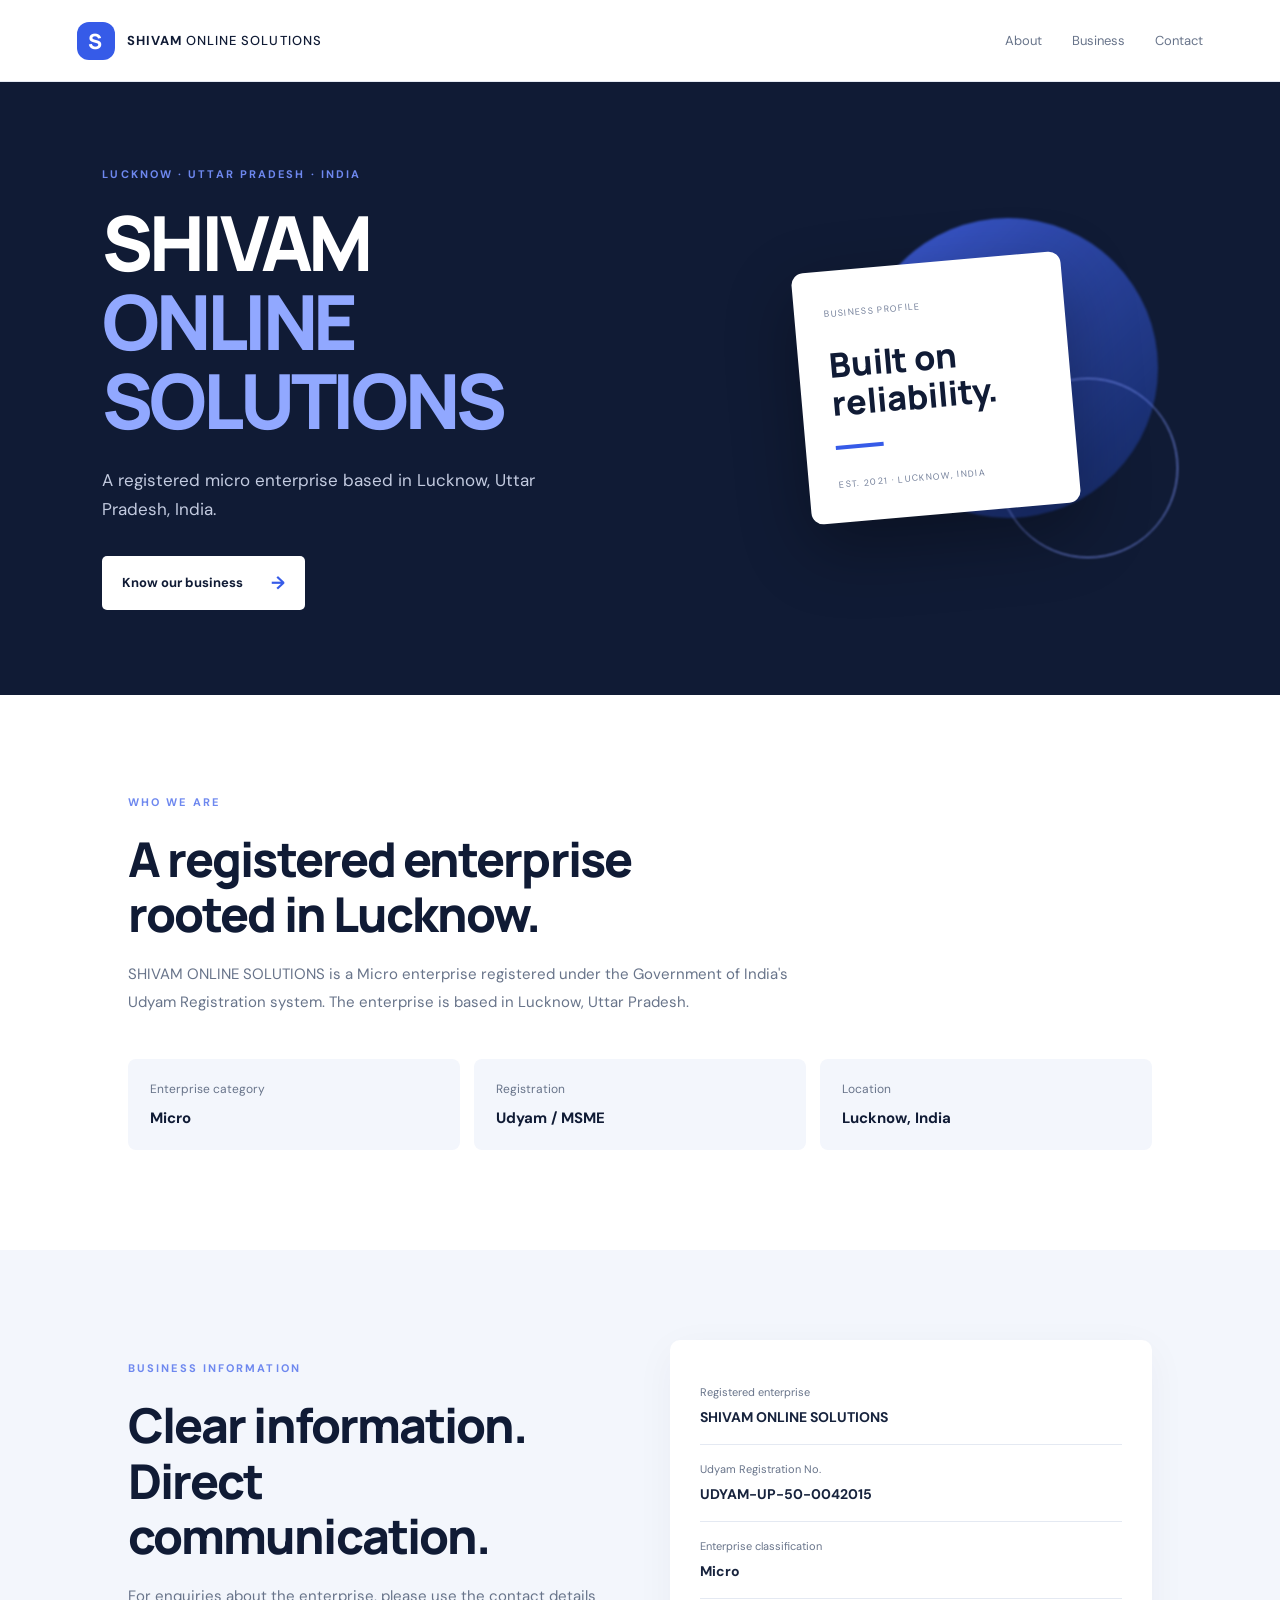
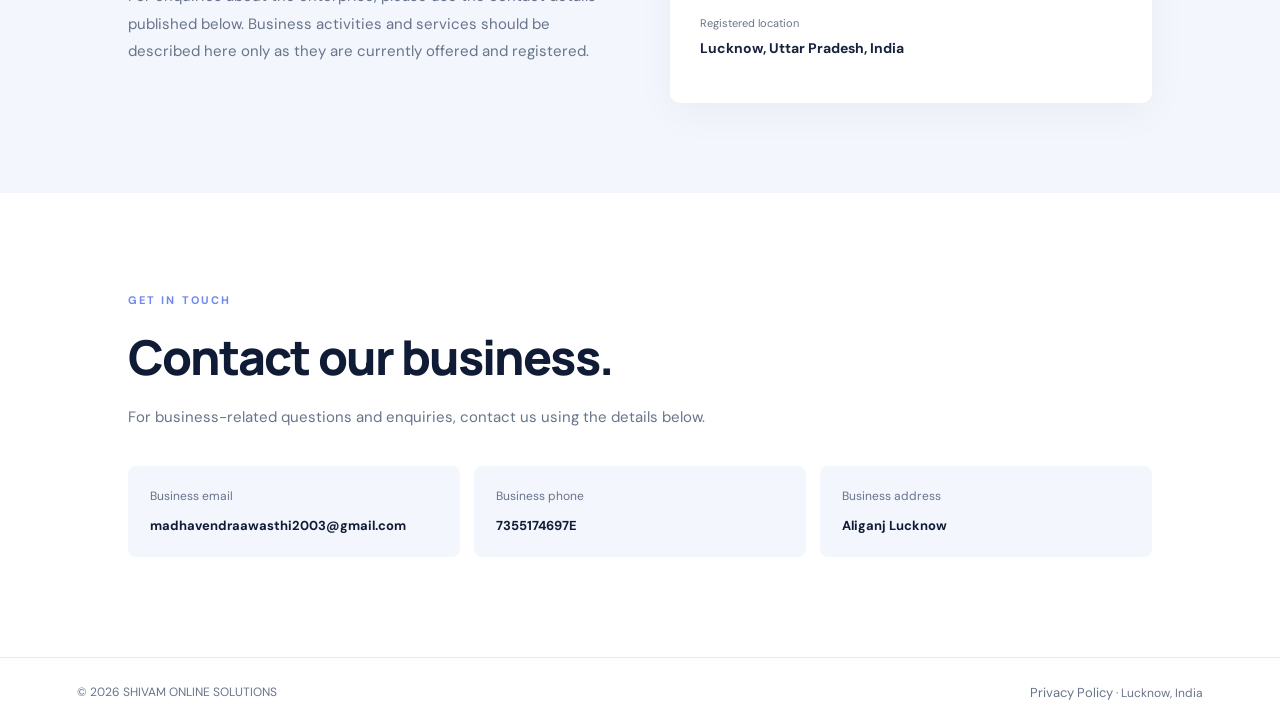
<file: index.html>
<!doctype html>
<html lang="en">
<head>
  <meta charset="utf-8">
  <meta name="viewport" content="width=device-width, initial-scale=1">
  <meta name="description" content="Official website of SHIVAM ONLINE SOLUTIONS.">
  <meta name="theme-color" content="#101b35">
  <meta name="google-site-verification" content="20AFWDt39OhYihAKqo-LDoDzKQsu6dhEe05IvAgy7_c" />
  <title>SHIVAM ONLINE SOLUTIONS | Business & Technology</title>
  <link rel="stylesheet" href="styles.css">
</head>
<body>
<header class="site-header">
  <a class="brand" href="index.html" aria-label="Shivam Online Solutions home">
    <span class="brand-mark">S</span>
    <span>SHIVAM <b>ONLINE SOLUTIONS</b></span>
  </a>
  <nav><a href="#about">About</a><a href="#business">Business</a><a href="#contact">Contact</a></nav>
</header>
<main>
  <section class="hero">
    <div class="hero-copy">
      <p class="eyebrow">LUCKNOW · UTTAR PRADESH · INDIA</p>
      <h1>SHIVAM<br><span>ONLINE SOLUTIONS</span></h1>
      <p class="intro">A registered micro enterprise based in Lucknow, Uttar Pradesh, India.</p>
      <a class="button" href="#about">Know our business <span>→</span></a>
    </div>
    <div class="hero-art" aria-hidden="true">
      <div class="orb orb-one"></div><div class="orb orb-two"></div>
      <div class="art-card"><span class="art-label">BUSINESS PROFILE</span><strong>Built on<br>reliability.</strong><div class="art-line"></div><small>EST. 2021 · LUCKNOW, INDIA</small></div>
    </div>
  </section>

  <section class="section" id="about">
    <p class="eyebrow">WHO WE ARE</p>
    <h2>A registered enterprise<br>rooted in Lucknow.</h2>
    <p class="body-copy">SHIVAM ONLINE SOLUTIONS is a Micro enterprise registered under the Government of India's Udyam Registration system. The enterprise is based in Lucknow, Uttar Pradesh.</p>
    <div class="facts">
      <div><span>Enterprise category</span><strong>Micro</strong></div>
      <div><span>Registration</span><strong>Udyam / MSME</strong></div>
      <div><span>Location</span><strong>Lucknow, India</strong></div>
    </div>
  </section>

  <section class="business-section" id="business">
    <div>
      <p class="eyebrow">BUSINESS INFORMATION</p>
      <h2>Clear information.<br>Direct communication.</h2>
      <p class="body-copy">For enquiries about the enterprise, please use the contact details published below. Business activities and services should be described here only as they are currently offered and registered.</p>
    </div>
    <div class="info-card">
      <div class="info-row"><span>Registered enterprise</span><strong>SHIVAM ONLINE SOLUTIONS</strong></div>
      <div class="info-row"><span>Udyam Registration No.</span><strong>UDYAM-UP-50-0042015</strong></div>
      <div class="info-row"><span>Enterprise classification</span><strong>Micro</strong></div>
      <div class="info-row"><span>Registered location</span><strong>Lucknow, Uttar Pradesh, India</strong></div>
    </div>
  </section>

  <section class="contact section" id="contact">
    <p class="eyebrow">GET IN TOUCH</p>
    <h2>Contact our business.</h2>
    <p class="body-copy">For business-related questions and enquiries, contact us using the details below.</p>
    <div class="contact-grid">
      <div><span>Business email</span><strong>madhavendraawasthi2003@gmail.com</strong></div>
      <div><span>Business phone</span><strong>7355174697E</strong></div>
      <div><span>Business address</span><strong>Aliganj Lucknow</strong></div>
    </div>
  </section>
</main>
<footer><span>© <span id="year"></span> SHIVAM ONLINE SOLUTIONS</span><span><a href="privacy.html">Privacy Policy</a> · Lucknow, India</span></footer>
<script src="script.js"></script>
</body>
</html>
</file>
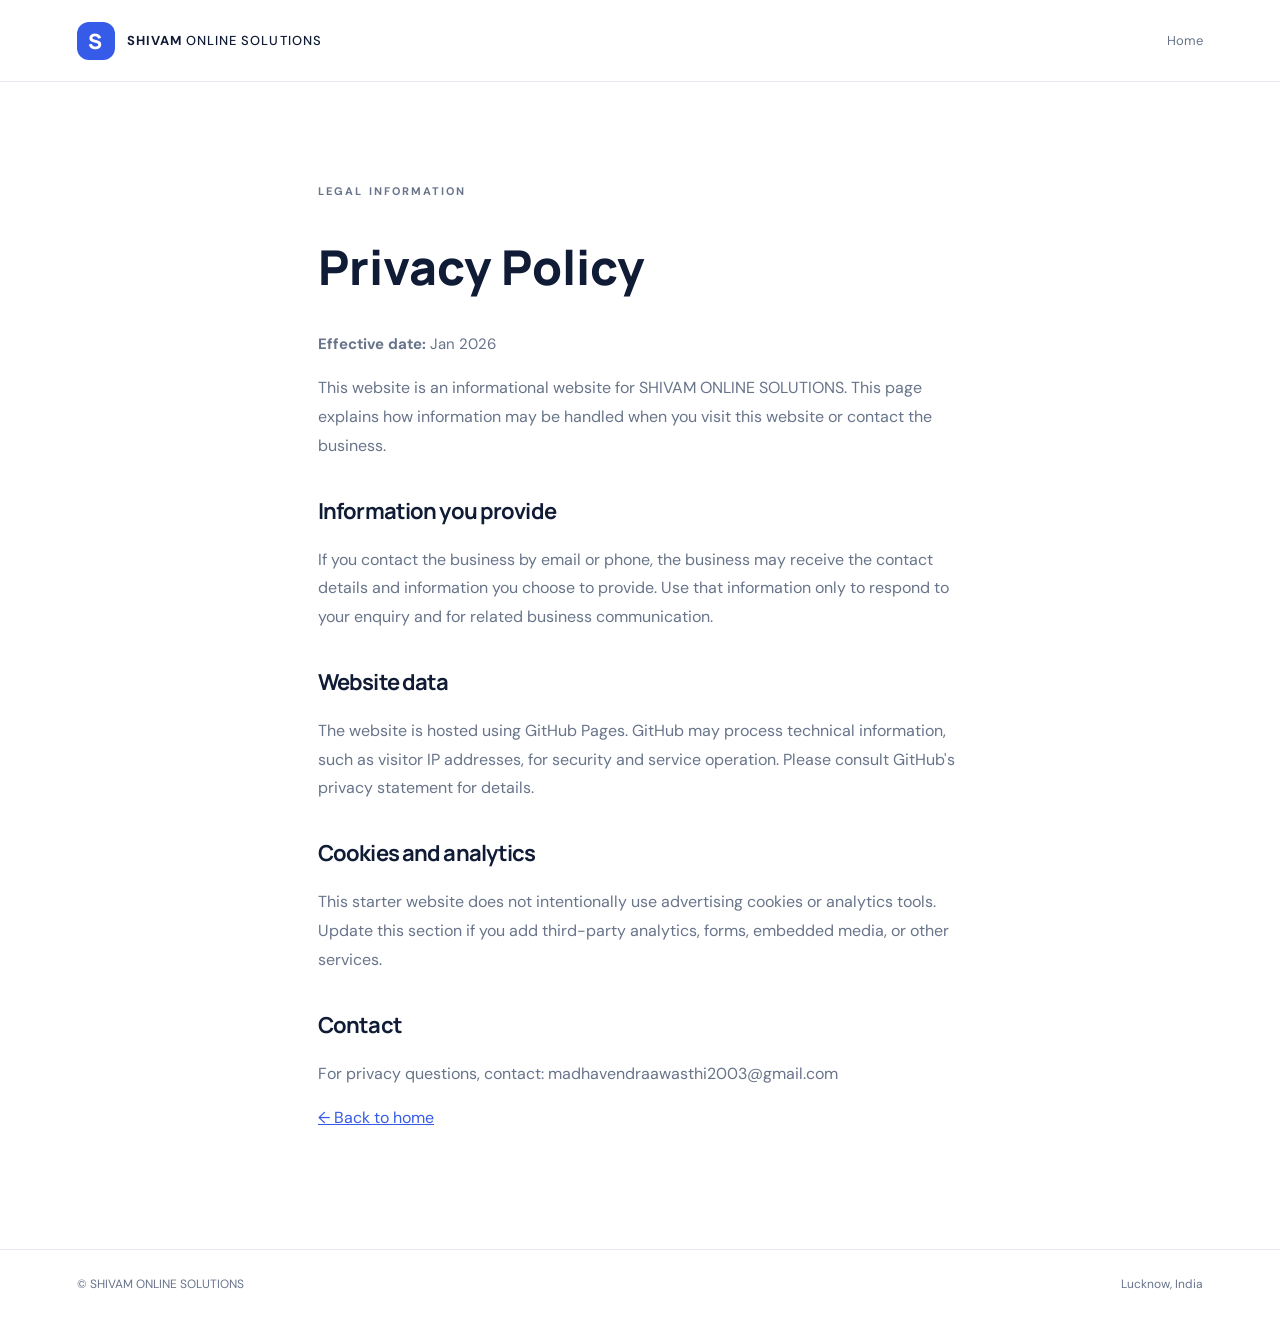
<file: privacy.html>
<!doctype html>
<html lang="en"><head><meta charset="utf-8"><meta name="viewport" content="width=device-width, initial-scale=1"><title>Privacy Policy | SHIVAM ONLINE SOLUTIONS</title><link rel="stylesheet" href="styles.css"></head>
<body><header class="site-header"><a class="brand" href="index.html"><span class="brand-mark">S</span><span>SHIVAM <b>ONLINE SOLUTIONS</b></span></a><nav><a href="index.html">Home</a></nav></header>
<main class="policy section"><p class="eyebrow">LEGAL INFORMATION</p><h1>Privacy Policy</h1><p class="body-copy"><strong>Effective date:</strong> Jan 2026</p>
<p>This website is an informational website for SHIVAM ONLINE SOLUTIONS. This page explains how information may be handled when you visit this website or contact the business.</p>
<h2>Information you provide</h2><p>If you contact the business by email or phone, the business may receive the contact details and information you choose to provide. Use that information only to respond to your enquiry and for related business communication.</p>
<h2>Website data</h2><p>The website is hosted using GitHub Pages. GitHub may process technical information, such as visitor IP addresses, for security and service operation. Please consult GitHub's privacy statement for details.</p>
<h2>Cookies and analytics</h2><p>This starter website does not intentionally use advertising cookies or analytics tools. Update this section if you add third-party analytics, forms, embedded media, or other services.</p>
<h2>Contact</h2><p>For privacy questions, contact: madhavendraawasthi2003@gmail.com</p>
<p><a href="index.html">← Back to home</a></p></main><footer><span>© SHIVAM ONLINE SOLUTIONS</span><span>Lucknow, India</span></footer></body></html>
</file>
<file: styles.css>
@import url('https://fonts.googleapis.com/css2?family=DM+Sans:wght@400;500;600;700&family=Manrope:wght@400;500;600;700;800&display=swap');
:root{--navy:#101b35;--blue:#365be8;--ink:#17233d;--muted:#68748a;--pale:#f3f6fc;--line:#e4e9f2}
*{box-sizing:border-box}html{scroll-behavior:smooth}body{margin:0;color:var(--ink);font-family:'DM Sans',Arial,sans-serif;background:#fff}.site-header{height:82px;padding:0 max(6vw,24px);display:flex;align-items:center;justify-content:space-between;border-bottom:1px solid var(--line)}.brand{display:flex;gap:12px;align-items:center;text-decoration:none;color:var(--navy);font-size:13px;letter-spacing:.08em;font-weight:700}.brand b{font-weight:500}.brand-mark{width:38px;height:38px;border-radius:12px;background:var(--blue);color:#fff;display:grid;place-items:center;font:800 21px Manrope}.site-header nav{display:flex;gap:30px}.site-header nav a,footer a{font-size:13px;color:var(--muted);text-decoration:none}.site-header nav a:hover,footer a:hover{color:var(--blue)}.hero{min-height:570px;background:var(--navy);color:white;padding:85px max(8vw,28px);display:grid;grid-template-columns:1.1fr .9fr;align-items:center;overflow:hidden}.eyebrow{font-size:11px;font-weight:700;letter-spacing:.19em;color:#6e88ef;margin:0 0 22px}.hero h1{font:800 clamp(42px,6vw,76px)/1.04 Manrope;margin:0;letter-spacing:-.055em}.hero h1 span{color:#91a8ff}.intro{color:#c3cbe0;font-size:17px;line-height:1.7;max-width:490px;margin:26px 0 32px}.button{display:inline-flex;gap:28px;align-items:center;background:#fff;color:var(--navy);padding:15px 20px;border-radius:5px;text-decoration:none;font-weight:700;font-size:13px}.button span{color:var(--blue);font-size:18px}.hero-art{height:340px;position:relative;display:grid;place-items:center}.orb{position:absolute;border-radius:50%;filter:blur(1px)}.orb-one{width:300px;height:300px;background:linear-gradient(135deg,#4566f0,#142a67);opacity:.85;right:4%;top:0}.orb-two{width:180px;height:180px;border:1px solid #8298ff;right:0;bottom:0}.art-card{position:relative;background:#fff;color:var(--navy);width:270px;padding:30px;border-radius:12px;box-shadow:0 25px 70px #0005;transform:rotate(-5deg)}.art-label,.art-card small{font-size:9px;letter-spacing:.15em;color:#75819b}.art-card strong{display:block;font:800 34px/1.12 Manrope;margin:24px 0}.art-line{height:4px;width:48px;background:var(--blue);margin-bottom:22px}.section{padding:100px max(10vw,28px)}.section h2,.business-section h2{font:800 clamp(32px,4vw,48px)/1.15 Manrope;letter-spacing:-.04em;margin:0 0 20px;color:var(--navy)}.body-copy{max-width:690px;color:var(--muted);line-height:1.85;font-size:15px}.facts{display:grid;grid-template-columns:repeat(3,1fr);gap:14px;margin-top:42px}.facts div,.contact-grid div{padding:22px;background:var(--pale);border-radius:8px}.facts span,.contact-grid span{display:block;color:var(--muted);font-size:12px;margin-bottom:10px}.facts strong,.contact-grid strong{font-size:15px;color:var(--navy)}.business-section{padding:90px max(10vw,28px);background:var(--pale);display:grid;grid-template-columns:1fr 1fr;gap:60px;align-items:center}.info-card{background:white;padding:28px 30px;border-radius:10px;box-shadow:0 10px 40px #17233d0b}.info-row{padding:17px 0;border-bottom:1px solid var(--line)}.info-row:last-child{border:0}.info-row span{display:block;color:var(--muted);font-size:11px;margin-bottom:7px}.info-row strong{font-size:14px}.contact-grid{display:grid;grid-template-columns:repeat(3,1fr);gap:14px;margin-top:34px}.contact-grid strong{overflow-wrap:anywhere;font-size:13px}footer{padding:26px max(6vw,24px);border-top:1px solid var(--line);display:flex;justify-content:space-between;color:var(--muted);font-size:12px}.policy{max-width:900px;margin:auto}.policy h1{font:800 48px Manrope;color:var(--navy)}.policy h2{font:700 22px Manrope;margin-top:35px}.policy p{line-height:1.8;color:var(--muted)}.policy a{color:var(--blue)}
@media(max-width:760px){.site-header{height:auto;min-height:72px;gap:15px;flex-wrap:wrap;padding-top:15px;padding-bottom:15px}.site-header nav{gap:16px}.hero{grid-template-columns:1fr;padding-top:70px;padding-bottom:55px}.hero-art{height:270px;margin-top:30px}.orb-one{width:230px;height:230px}.section{padding-top:70px;padding-bottom:70px}.facts,.contact-grid{grid-template-columns:1fr}.business-section{grid-template-columns:1fr;gap:30px;padding-top:70px;padding-bottom:70px}footer{gap:12px;flex-direction:column}}
</file>
